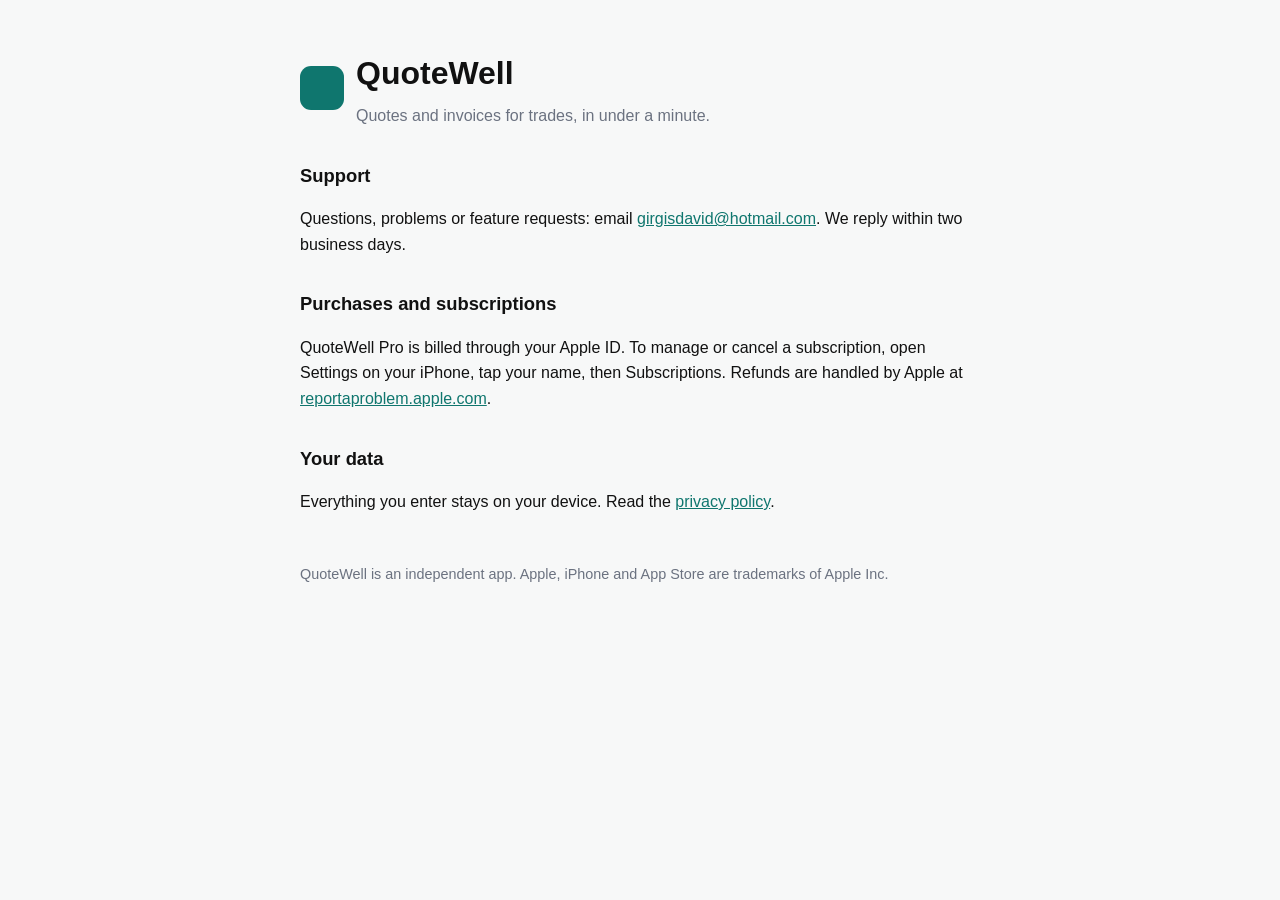
<file: index.html>
<!doctype html><html lang="en"><head><meta charset="utf-8"><meta name="viewport" content="width=device-width,initial-scale=1"><title>QuoteWell — Support</title><link rel="stylesheet" href="style.css"></head><body><main>
<div class="brand"><span class="mark"></span><div><h1>QuoteWell</h1><div class="muted">Quotes and invoices for trades, in under a minute.</div></div></div>
<h2>Support</h2>
<p>Questions, problems or feature requests: email <a href="mailto:girgisdavid@hotmail.com?subject=QuoteWell%20support">girgisdavid@hotmail.com</a>. We reply within two business days.</p>
<h2>Purchases and subscriptions</h2>
<p>QuoteWell Pro is billed through your Apple ID. To manage or cancel a subscription, open Settings on your iPhone, tap your name, then Subscriptions. Refunds are handled by Apple at <a href="https://reportaproblem.apple.com">reportaproblem.apple.com</a>.</p>
<h2>Your data</h2>
<p>Everything you enter stays on your device. Read the <a href="privacy.html">privacy policy</a>.</p>
<footer>QuoteWell is an independent app. Apple, iPhone and App Store are trademarks of Apple Inc.</footer>
</main></body></html>
</file>
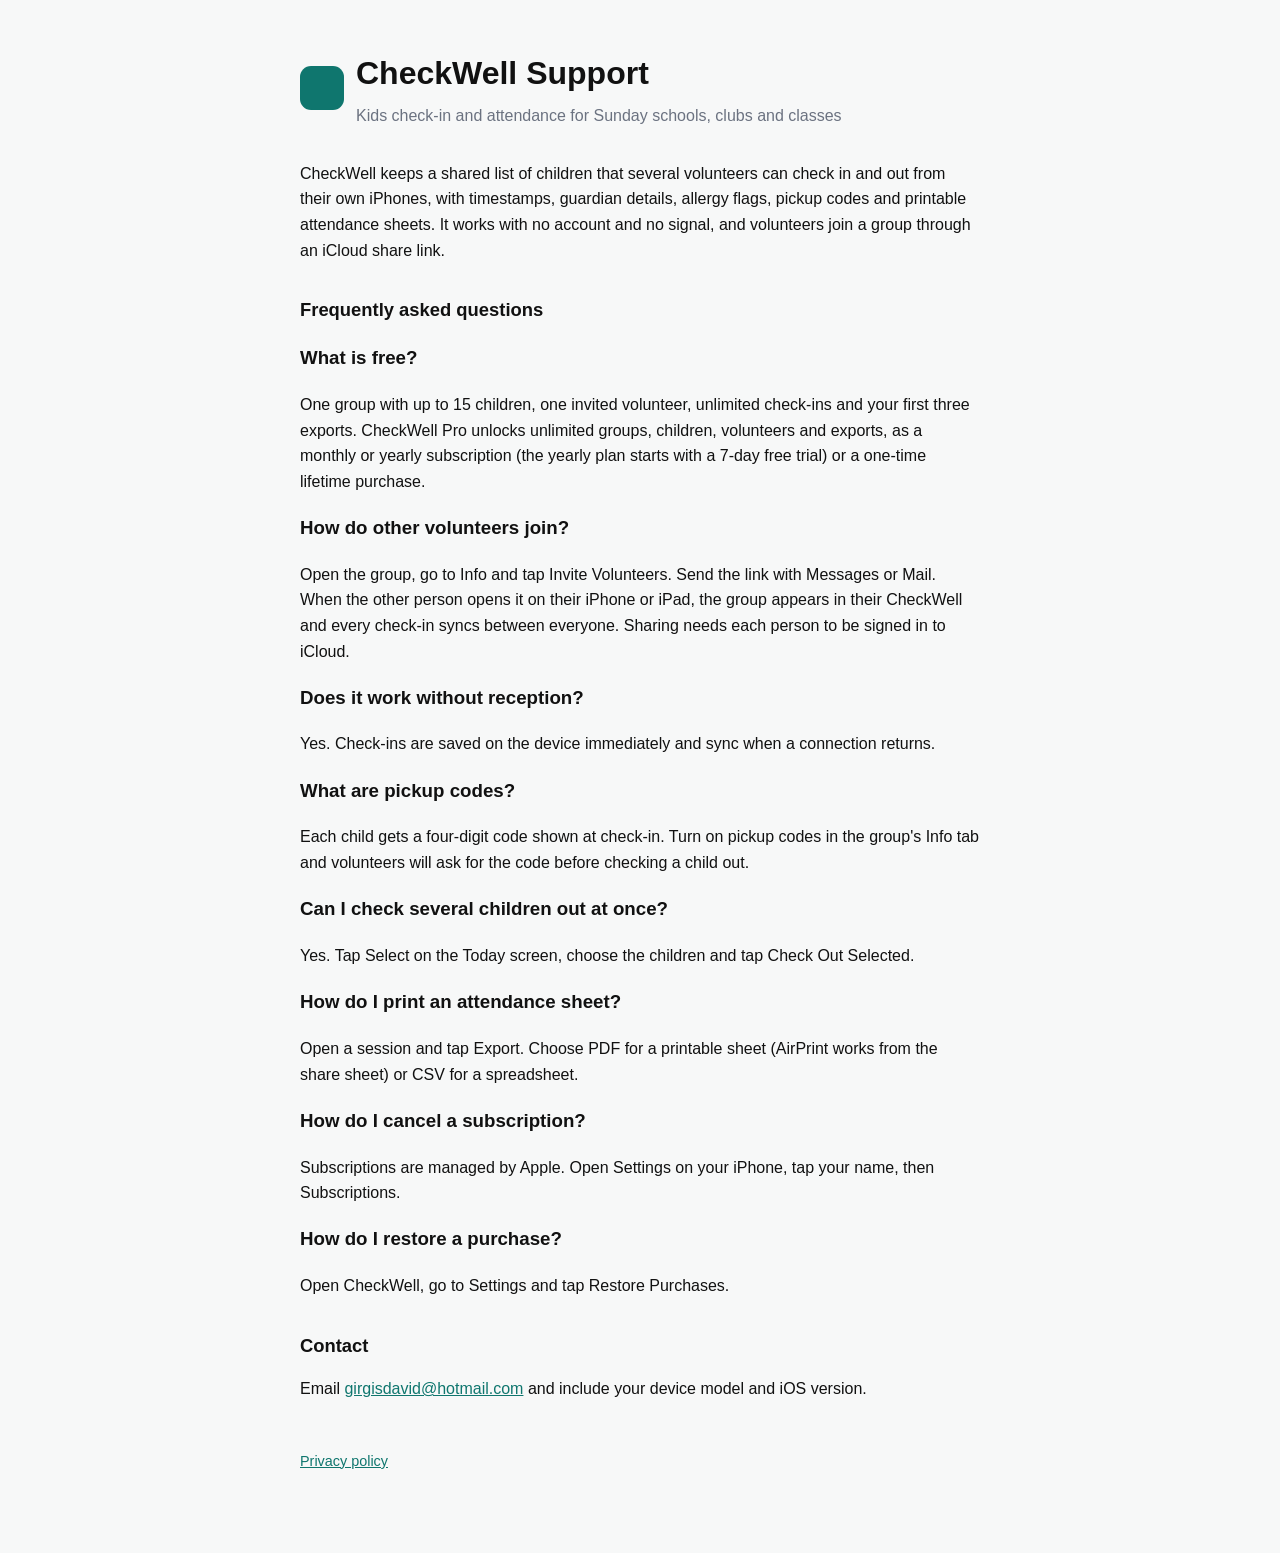
<file: checkwell/index.html>
<!doctype html><html lang="en"><head><meta charset="utf-8"><meta name="viewport" content="width=device-width,initial-scale=1"><title>CheckWell — Support</title><link rel="stylesheet" href="../style.css"></head><body><main>
<div class="brand"><span class="mark"></span><div><h1>CheckWell Support</h1><div class="muted">Kids check-in and attendance for Sunday schools, clubs and classes</div></div></div>
<p>CheckWell keeps a shared list of children that several volunteers can check in and out from their own iPhones, with timestamps, guardian details, allergy flags, pickup codes and printable attendance sheets. It works with no account and no signal, and volunteers join a group through an iCloud share link.</p>
<h2>Frequently asked questions</h2>
<h3>What is free?</h3>
<p>One group with up to 15 children, one invited volunteer, unlimited check-ins and your first three exports. CheckWell Pro unlocks unlimited groups, children, volunteers and exports, as a monthly or yearly subscription (the yearly plan starts with a 7-day free trial) or a one-time lifetime purchase.</p>
<h3>How do other volunteers join?</h3>
<p>Open the group, go to Info and tap Invite Volunteers. Send the link with Messages or Mail. When the other person opens it on their iPhone or iPad, the group appears in their CheckWell and every check-in syncs between everyone. Sharing needs each person to be signed in to iCloud.</p>
<h3>Does it work without reception?</h3>
<p>Yes. Check-ins are saved on the device immediately and sync when a connection returns.</p>
<h3>What are pickup codes?</h3>
<p>Each child gets a four-digit code shown at check-in. Turn on pickup codes in the group's Info tab and volunteers will ask for the code before checking a child out.</p>
<h3>Can I check several children out at once?</h3>
<p>Yes. Tap Select on the Today screen, choose the children and tap Check Out Selected.</p>
<h3>How do I print an attendance sheet?</h3>
<p>Open a session and tap Export. Choose PDF for a printable sheet (AirPrint works from the share sheet) or CSV for a spreadsheet.</p>
<h3>How do I cancel a subscription?</h3>
<p>Subscriptions are managed by Apple. Open Settings on your iPhone, tap your name, then Subscriptions.</p>
<h3>How do I restore a purchase?</h3>
<p>Open CheckWell, go to Settings and tap Restore Purchases.</p>
<h2>Contact</h2>
<p>Email <a href="mailto:girgisdavid@hotmail.com?subject=CheckWell%20support">girgisdavid@hotmail.com</a> and include your device model and iOS version.</p>
<footer><a href="privacy.html">Privacy policy</a></footer>
</main></body></html>
</file>
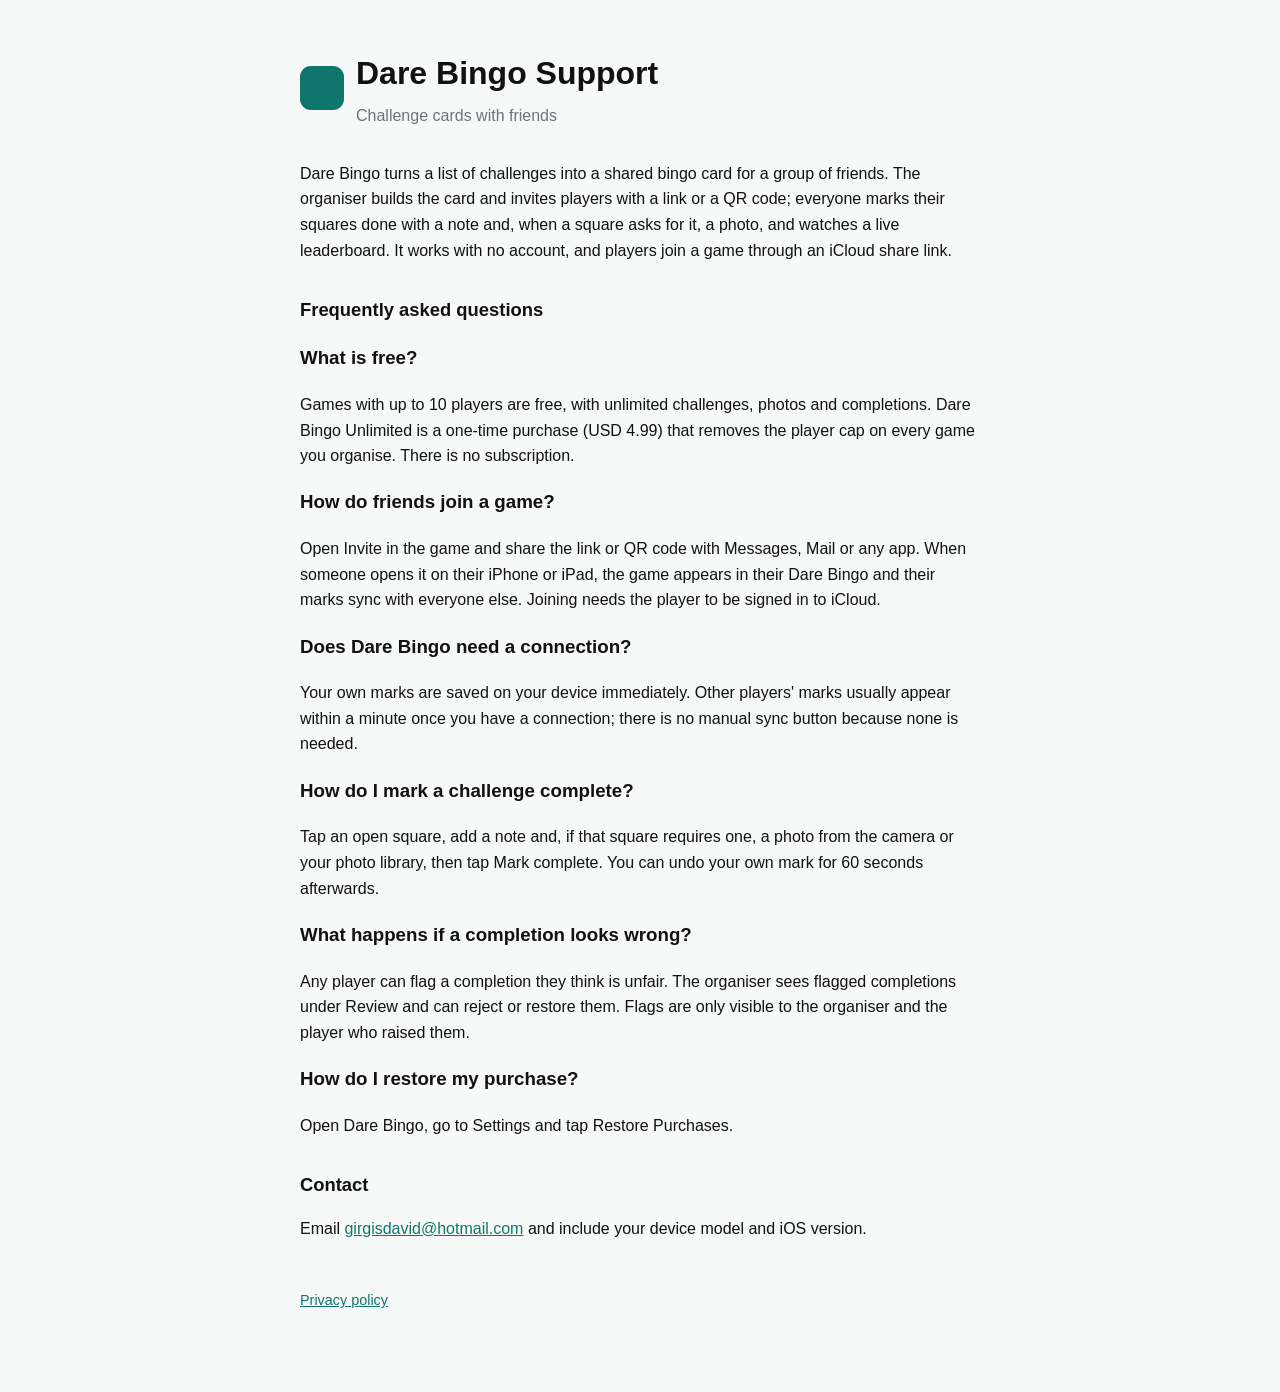
<file: darewell/index.html>
<!doctype html><html lang="en"><head><meta charset="utf-8"><meta name="viewport" content="width=device-width,initial-scale=1"><title>Dare Bingo — Support</title><link rel="stylesheet" href="../style.css"></head><body><main>
<div class="brand"><span class="mark"></span><div><h1>Dare Bingo Support</h1><div class="muted">Challenge cards with friends</div></div></div>
<p>Dare Bingo turns a list of challenges into a shared bingo card for a group of friends. The organiser builds the card and invites players with a link or a QR code; everyone marks their squares done with a note and, when a square asks for it, a photo, and watches a live leaderboard. It works with no account, and players join a game through an iCloud share link.</p>
<h2>Frequently asked questions</h2>
<h3>What is free?</h3>
<p>Games with up to 10 players are free, with unlimited challenges, photos and completions. Dare Bingo Unlimited is a one-time purchase (USD 4.99) that removes the player cap on every game you organise. There is no subscription.</p>
<h3>How do friends join a game?</h3>
<p>Open Invite in the game and share the link or QR code with Messages, Mail or any app. When someone opens it on their iPhone or iPad, the game appears in their Dare Bingo and their marks sync with everyone else. Joining needs the player to be signed in to iCloud.</p>
<h3>Does Dare Bingo need a connection?</h3>
<p>Your own marks are saved on your device immediately. Other players' marks usually appear within a minute once you have a connection; there is no manual sync button because none is needed.</p>
<h3>How do I mark a challenge complete?</h3>
<p>Tap an open square, add a note and, if that square requires one, a photo from the camera or your photo library, then tap Mark complete. You can undo your own mark for 60 seconds afterwards.</p>
<h3>What happens if a completion looks wrong?</h3>
<p>Any player can flag a completion they think is unfair. The organiser sees flagged completions under Review and can reject or restore them. Flags are only visible to the organiser and the player who raised them.</p>
<h3>How do I restore my purchase?</h3>
<p>Open Dare Bingo, go to Settings and tap Restore Purchases.</p>
<h2>Contact</h2>
<p>Email <a href="mailto:girgisdavid@hotmail.com?subject=Dare Bingo%20support">girgisdavid@hotmail.com</a> and include your device model and iOS version.</p>
<footer><a href="privacy.html">Privacy policy</a></footer>
</main></body></html>
</file>
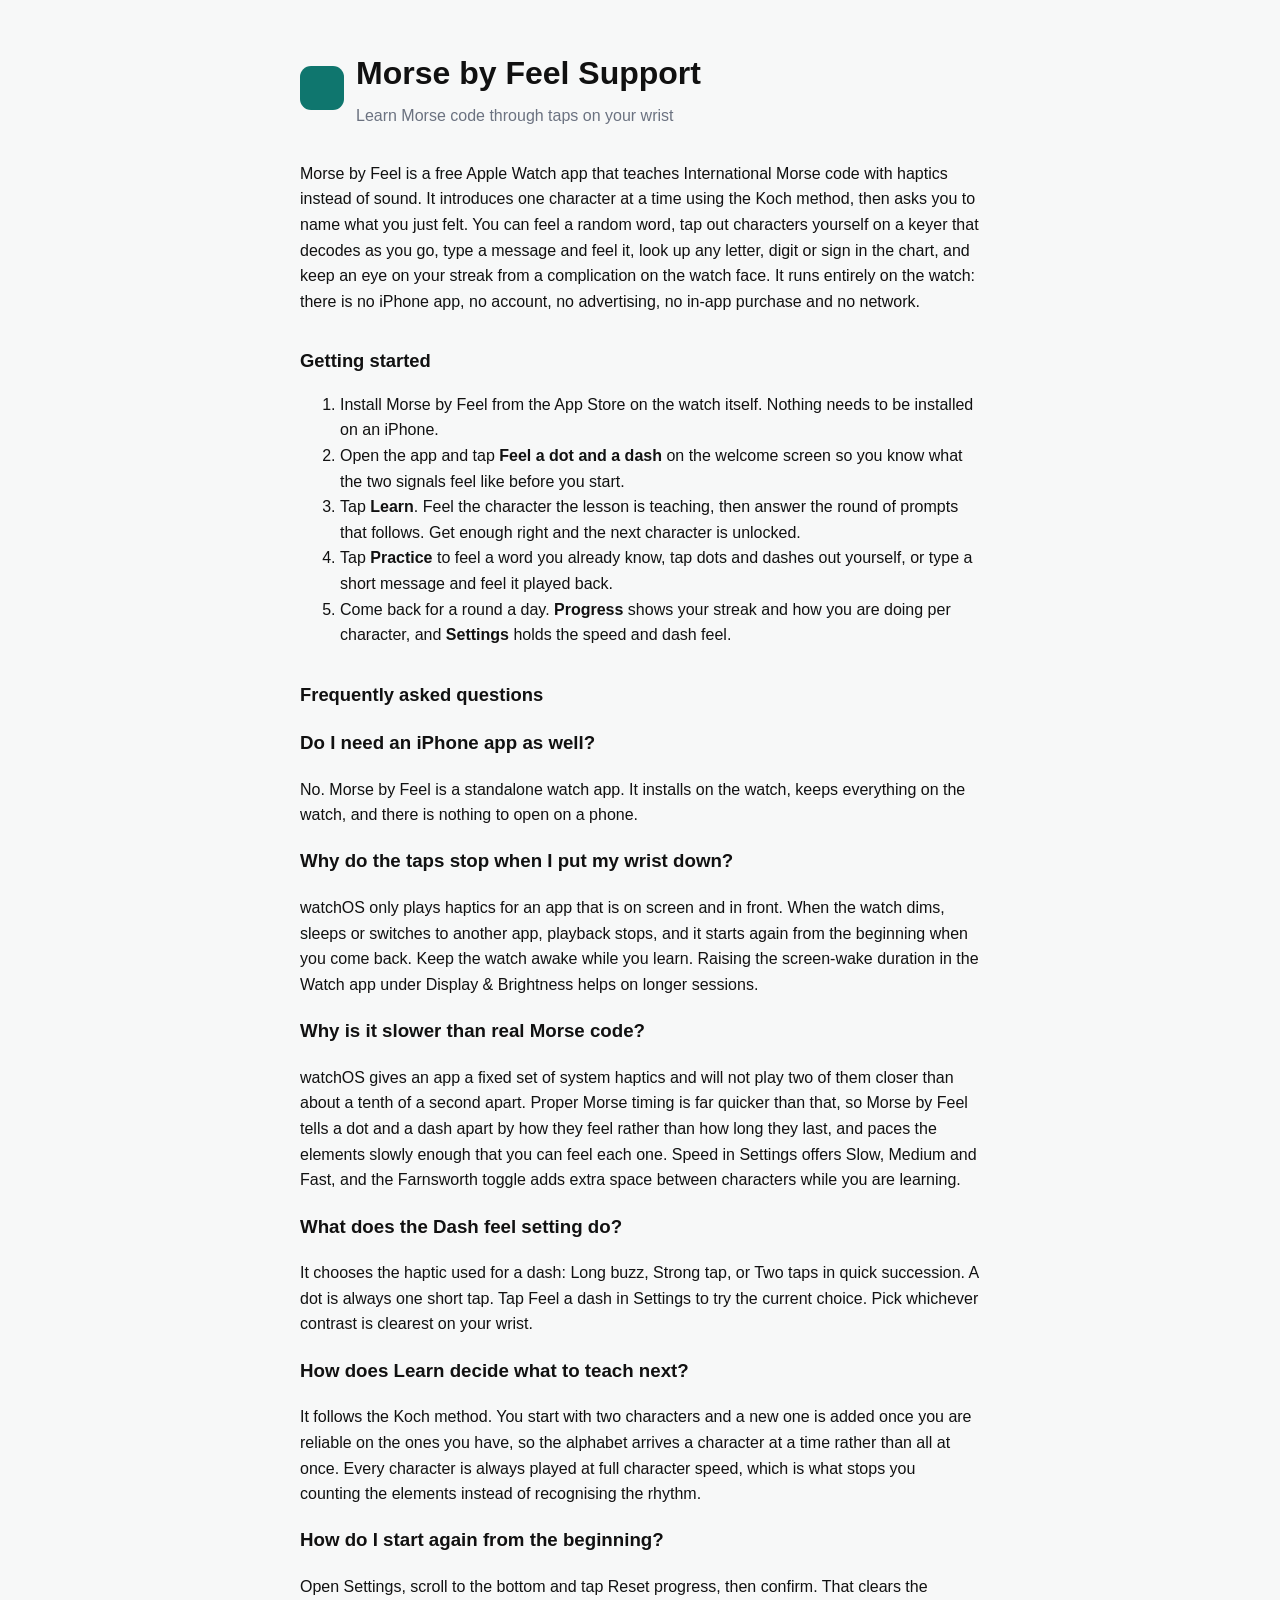
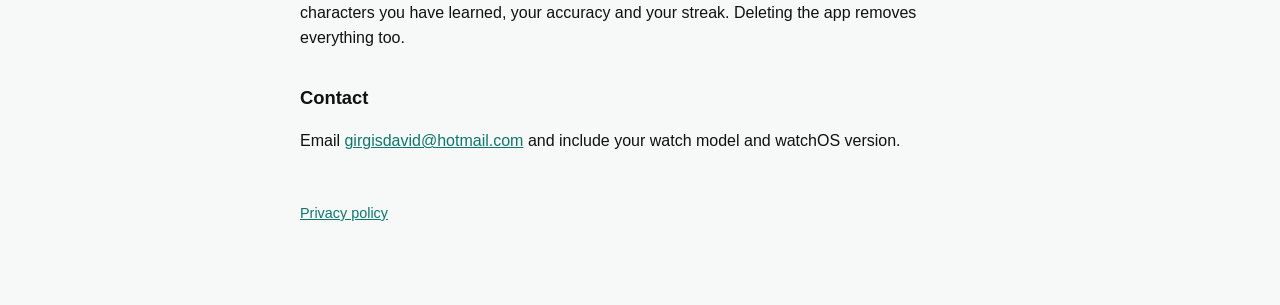
<file: morsebyfeel/index.html>
<!doctype html><html lang="en"><head><meta charset="utf-8"><meta name="viewport" content="width=device-width,initial-scale=1"><title>Morse by Feel — Support</title><link rel="stylesheet" href="../style.css"></head><body><main>
<div class="brand"><span class="mark"></span><div><h1>Morse by Feel Support</h1><div class="muted">Learn Morse code through taps on your wrist</div></div></div>
<p>Morse by Feel is a free Apple Watch app that teaches International Morse code with haptics instead of sound. It introduces one character at a time using the Koch method, then asks you to name what you just felt. You can feel a random word, tap out characters yourself on a keyer that decodes as you go, type a message and feel it, look up any letter, digit or sign in the chart, and keep an eye on your streak from a complication on the watch face. It runs entirely on the watch: there is no iPhone app, no account, no advertising, no in-app purchase and no network.</p>
<h2>Getting started</h2>
<ol>
<li>Install Morse by Feel from the App Store on the watch itself. Nothing needs to be installed on an iPhone.</li>
<li>Open the app and tap <strong>Feel a dot and a dash</strong> on the welcome screen so you know what the two signals feel like before you start.</li>
<li>Tap <strong>Learn</strong>. Feel the character the lesson is teaching, then answer the round of prompts that follows. Get enough right and the next character is unlocked.</li>
<li>Tap <strong>Practice</strong> to feel a word you already know, tap dots and dashes out yourself, or type a short message and feel it played back.</li>
<li>Come back for a round a day. <strong>Progress</strong> shows your streak and how you are doing per character, and <strong>Settings</strong> holds the speed and dash feel.</li>
</ol>
<h2>Frequently asked questions</h2>
<h3>Do I need an iPhone app as well?</h3>
<p>No. Morse by Feel is a standalone watch app. It installs on the watch, keeps everything on the watch, and there is nothing to open on a phone.</p>
<h3>Why do the taps stop when I put my wrist down?</h3>
<p>watchOS only plays haptics for an app that is on screen and in front. When the watch dims, sleeps or switches to another app, playback stops, and it starts again from the beginning when you come back. Keep the watch awake while you learn. Raising the screen-wake duration in the Watch app under Display &amp; Brightness helps on longer sessions.</p>
<h3>Why is it slower than real Morse code?</h3>
<p>watchOS gives an app a fixed set of system haptics and will not play two of them closer than about a tenth of a second apart. Proper Morse timing is far quicker than that, so Morse by Feel tells a dot and a dash apart by how they feel rather than how long they last, and paces the elements slowly enough that you can feel each one. Speed in Settings offers Slow, Medium and Fast, and the Farnsworth toggle adds extra space between characters while you are learning.</p>
<h3>What does the Dash feel setting do?</h3>
<p>It chooses the haptic used for a dash: Long buzz, Strong tap, or Two taps in quick succession. A dot is always one short tap. Tap Feel a dash in Settings to try the current choice. Pick whichever contrast is clearest on your wrist.</p>
<h3>How does Learn decide what to teach next?</h3>
<p>It follows the Koch method. You start with two characters and a new one is added once you are reliable on the ones you have, so the alphabet arrives a character at a time rather than all at once. Every character is always played at full character speed, which is what stops you counting the elements instead of recognising the rhythm.</p>
<h3>How do I start again from the beginning?</h3>
<p>Open Settings, scroll to the bottom and tap Reset progress, then confirm. That clears the characters you have learned, your accuracy and your streak. Deleting the app removes everything too.</p>
<h2>Contact</h2>
<p>Email <a href="mailto:girgisdavid@hotmail.com?subject=Morse%20by%20Feel%20support">girgisdavid@hotmail.com</a> and include your watch model and watchOS version.</p>
<footer><a href="privacy.html">Privacy policy</a></footer>
</main></body></html>
</file>
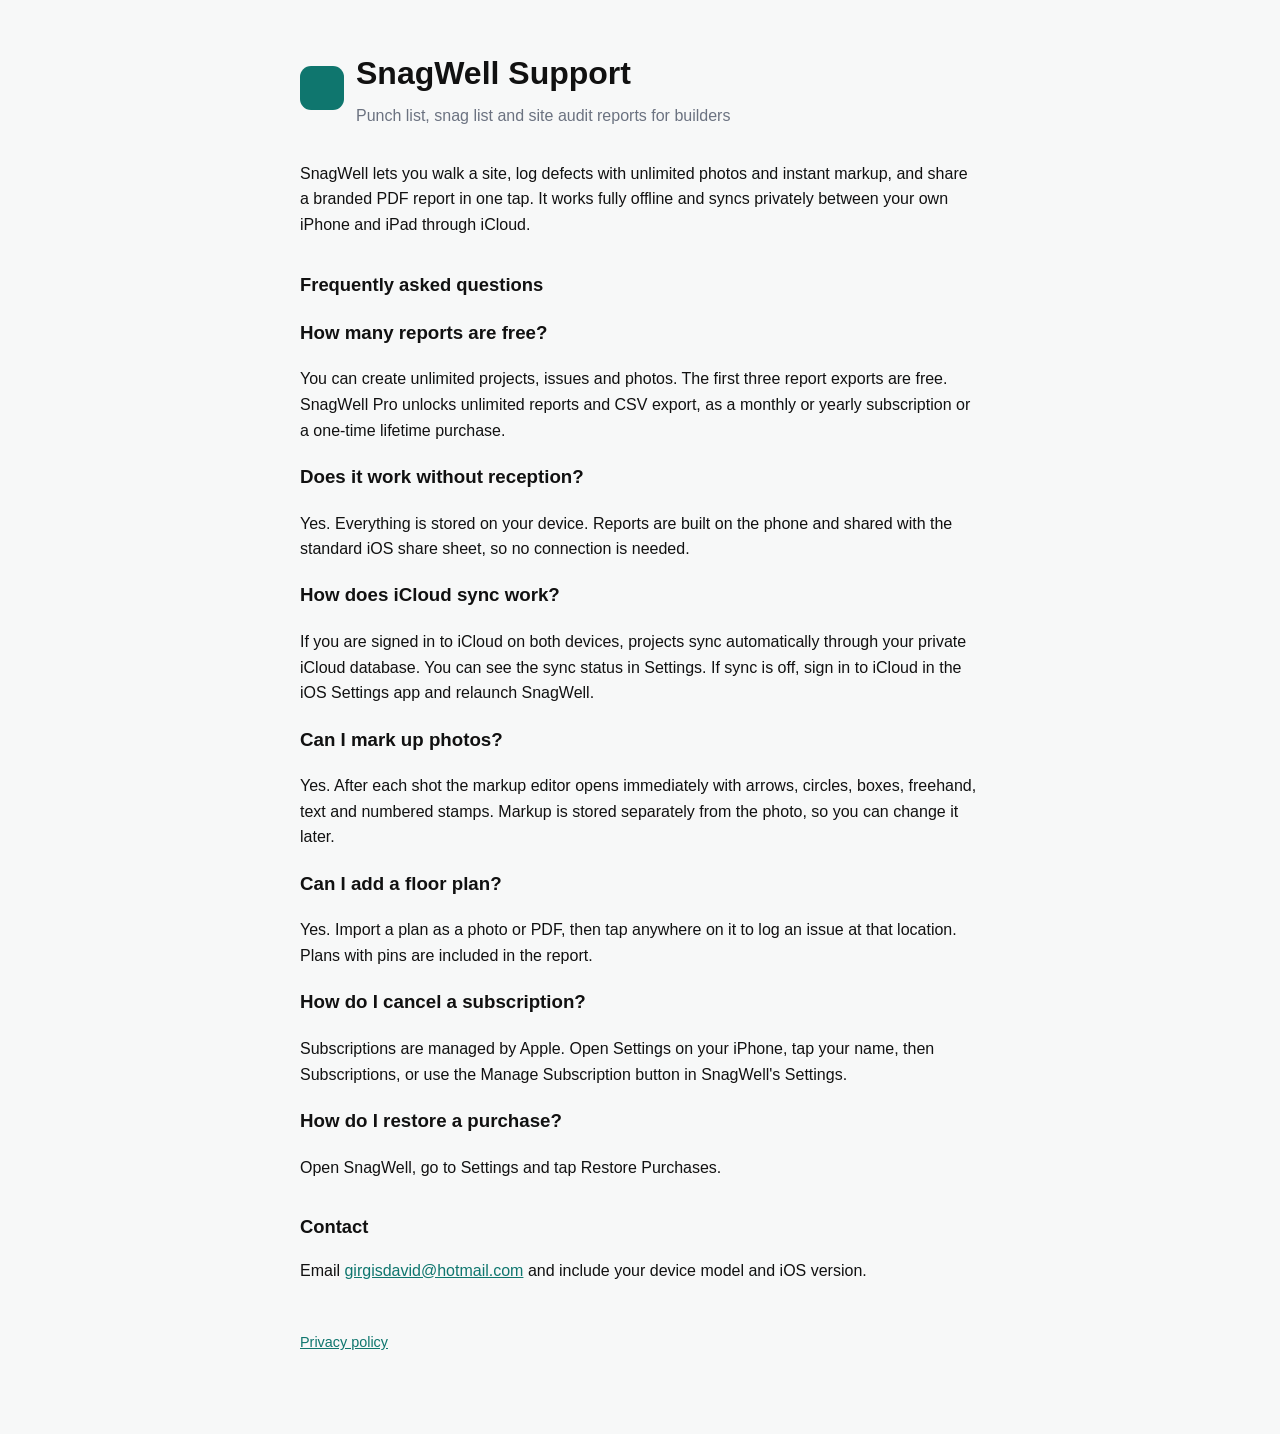
<file: snagwell/index.html>
<!doctype html><html lang="en"><head><meta charset="utf-8"><meta name="viewport" content="width=device-width,initial-scale=1"><title>SnagWell — Support</title><link rel="stylesheet" href="../style.css"></head><body><main>
<div class="brand"><span class="mark"></span><div><h1>SnagWell Support</h1><div class="muted">Punch list, snag list and site audit reports for builders</div></div></div>
<p>SnagWell lets you walk a site, log defects with unlimited photos and instant markup, and share a branded PDF report in one tap. It works fully offline and syncs privately between your own iPhone and iPad through iCloud.</p>
<h2>Frequently asked questions</h2>
<h3>How many reports are free?</h3>
<p>You can create unlimited projects, issues and photos. The first three report exports are free. SnagWell Pro unlocks unlimited reports and CSV export, as a monthly or yearly subscription or a one-time lifetime purchase.</p>
<h3>Does it work without reception?</h3>
<p>Yes. Everything is stored on your device. Reports are built on the phone and shared with the standard iOS share sheet, so no connection is needed.</p>
<h3>How does iCloud sync work?</h3>
<p>If you are signed in to iCloud on both devices, projects sync automatically through your private iCloud database. You can see the sync status in Settings. If sync is off, sign in to iCloud in the iOS Settings app and relaunch SnagWell.</p>
<h3>Can I mark up photos?</h3>
<p>Yes. After each shot the markup editor opens immediately with arrows, circles, boxes, freehand, text and numbered stamps. Markup is stored separately from the photo, so you can change it later.</p>
<h3>Can I add a floor plan?</h3>
<p>Yes. Import a plan as a photo or PDF, then tap anywhere on it to log an issue at that location. Plans with pins are included in the report.</p>
<h3>How do I cancel a subscription?</h3>
<p>Subscriptions are managed by Apple. Open Settings on your iPhone, tap your name, then Subscriptions, or use the Manage Subscription button in SnagWell's Settings.</p>
<h3>How do I restore a purchase?</h3>
<p>Open SnagWell, go to Settings and tap Restore Purchases.</p>
<h2>Contact</h2>
<p>Email <a href="mailto:girgisdavid@hotmail.com?subject=SnagWell%20support">girgisdavid@hotmail.com</a> and include your device model and iOS version.</p>
<footer><a href="privacy.html">Privacy policy</a></footer>
</main></body></html>
</file>
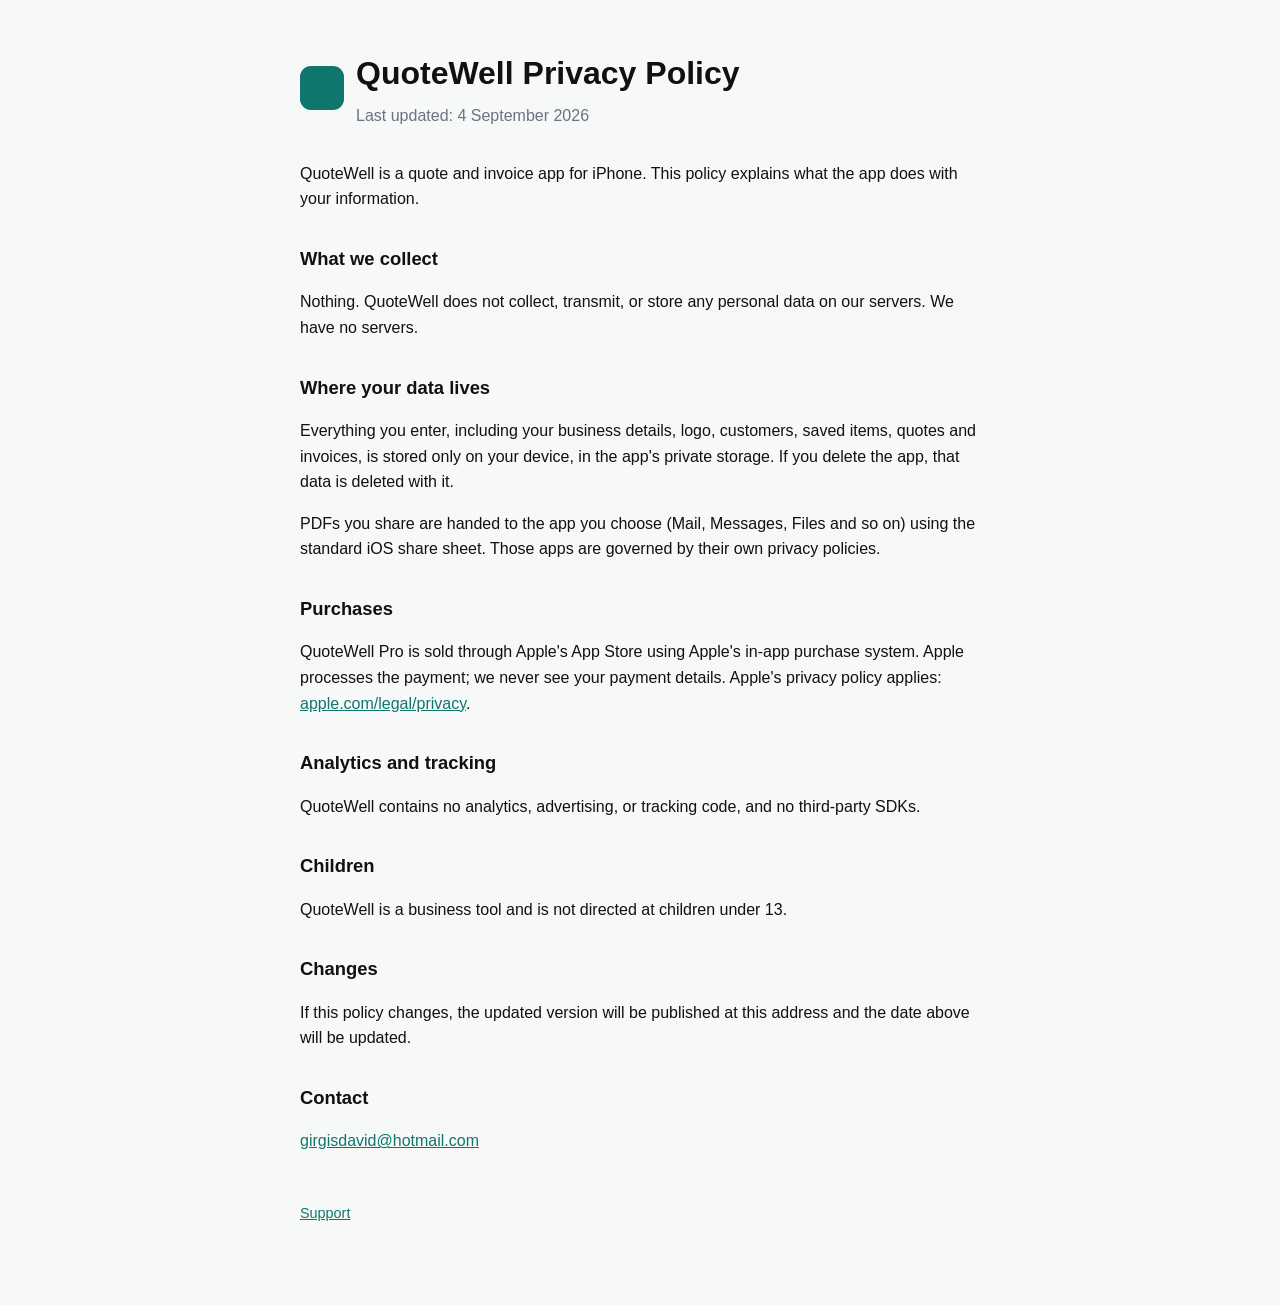
<file: privacy.html>
<!doctype html><html lang="en"><head><meta charset="utf-8"><meta name="viewport" content="width=device-width,initial-scale=1"><title>QuoteWell — Privacy Policy</title><link rel="stylesheet" href="style.css"></head><body><main>
<div class="brand"><span class="mark"></span><div><h1>QuoteWell Privacy Policy</h1><div class="muted">Last updated: 4 September 2026</div></div></div>
<p>QuoteWell is a quote and invoice app for iPhone. This policy explains what the app does with your information.</p>
<h2>What we collect</h2>
<p>Nothing. QuoteWell does not collect, transmit, or store any personal data on our servers. We have no servers.</p>
<h2>Where your data lives</h2>
<p>Everything you enter, including your business details, logo, customers, saved items, quotes and invoices, is stored only on your device, in the app's private storage. If you delete the app, that data is deleted with it.</p>
<p>PDFs you share are handed to the app you choose (Mail, Messages, Files and so on) using the standard iOS share sheet. Those apps are governed by their own privacy policies.</p>
<h2>Purchases</h2>
<p>QuoteWell Pro is sold through Apple's App Store using Apple's in-app purchase system. Apple processes the payment; we never see your payment details. Apple's privacy policy applies: <a href="https://www.apple.com/legal/privacy/">apple.com/legal/privacy</a>.</p>
<h2>Analytics and tracking</h2>
<p>QuoteWell contains no analytics, advertising, or tracking code, and no third-party SDKs.</p>
<h2>Children</h2>
<p>QuoteWell is a business tool and is not directed at children under 13.</p>
<h2>Changes</h2>
<p>If this policy changes, the updated version will be published at this address and the date above will be updated.</p>
<h2>Contact</h2>
<p><a href="mailto:girgisdavid@hotmail.com?subject=QuoteWell%20privacy">girgisdavid@hotmail.com</a></p>
<footer><a href="index.html">Support</a></footer>
</main></body></html>
</file>
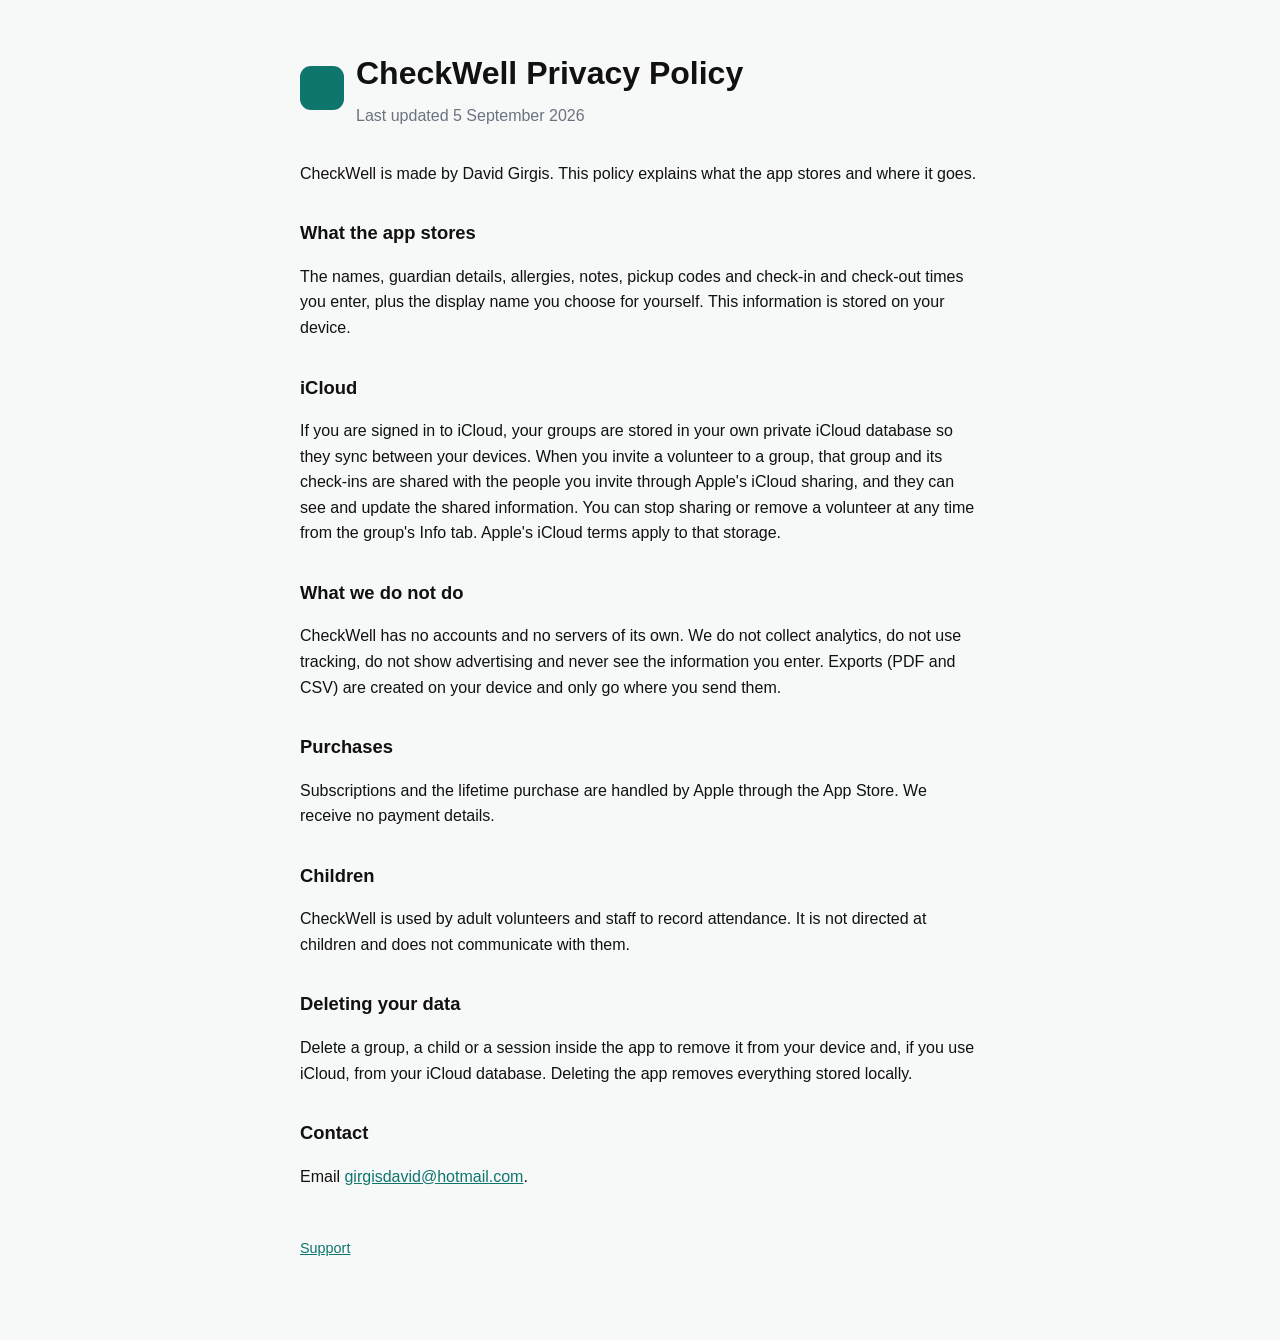
<file: checkwell/privacy.html>
<!doctype html><html lang="en"><head><meta charset="utf-8"><meta name="viewport" content="width=device-width,initial-scale=1"><title>CheckWell — Privacy Policy</title><link rel="stylesheet" href="../style.css"></head><body><main>
<div class="brand"><span class="mark"></span><div><h1>CheckWell Privacy Policy</h1><div class="muted">Last updated 5 September 2026</div></div></div>
<p>CheckWell is made by David Girgis. This policy explains what the app stores and where it goes.</p>
<h2>What the app stores</h2>
<p>The names, guardian details, allergies, notes, pickup codes and check-in and check-out times you enter, plus the display name you choose for yourself. This information is stored on your device.</p>
<h2>iCloud</h2>
<p>If you are signed in to iCloud, your groups are stored in your own private iCloud database so they sync between your devices. When you invite a volunteer to a group, that group and its check-ins are shared with the people you invite through Apple's iCloud sharing, and they can see and update the shared information. You can stop sharing or remove a volunteer at any time from the group's Info tab. Apple's iCloud terms apply to that storage.</p>
<h2>What we do not do</h2>
<p>CheckWell has no accounts and no servers of its own. We do not collect analytics, do not use tracking, do not show advertising and never see the information you enter. Exports (PDF and CSV) are created on your device and only go where you send them.</p>
<h2>Purchases</h2>
<p>Subscriptions and the lifetime purchase are handled by Apple through the App Store. We receive no payment details.</p>
<h2>Children</h2>
<p>CheckWell is used by adult volunteers and staff to record attendance. It is not directed at children and does not communicate with them.</p>
<h2>Deleting your data</h2>
<p>Delete a group, a child or a session inside the app to remove it from your device and, if you use iCloud, from your iCloud database. Deleting the app removes everything stored locally.</p>
<h2>Contact</h2>
<p>Email <a href="mailto:girgisdavid@hotmail.com?subject=CheckWell%20privacy">girgisdavid@hotmail.com</a>.</p>
<footer><a href="index.html">Support</a></footer>
</main></body></html>
</file>
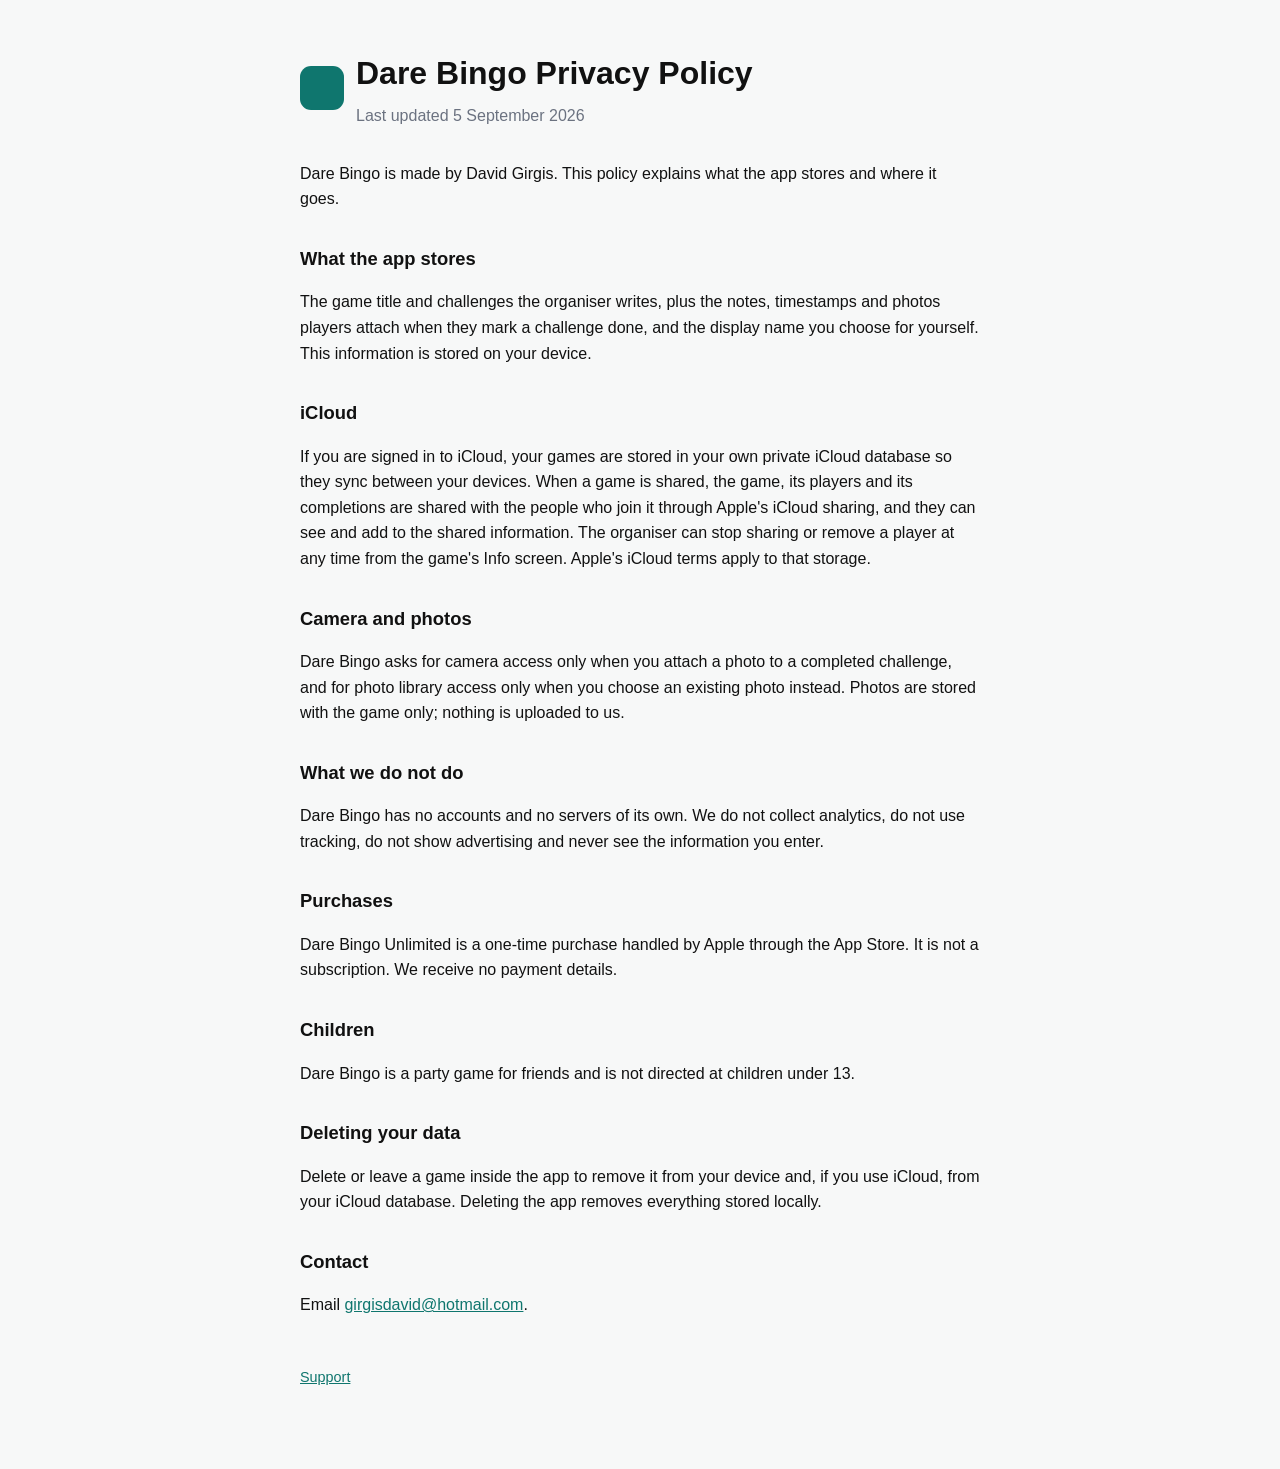
<file: darewell/privacy.html>
<!doctype html><html lang="en"><head><meta charset="utf-8"><meta name="viewport" content="width=device-width,initial-scale=1"><title>Dare Bingo — Privacy Policy</title><link rel="stylesheet" href="../style.css"></head><body><main>
<div class="brand"><span class="mark"></span><div><h1>Dare Bingo Privacy Policy</h1><div class="muted">Last updated 5 September 2026</div></div></div>
<p>Dare Bingo is made by David Girgis. This policy explains what the app stores and where it goes.</p>
<h2>What the app stores</h2>
<p>The game title and challenges the organiser writes, plus the notes, timestamps and photos players attach when they mark a challenge done, and the display name you choose for yourself. This information is stored on your device.</p>
<h2>iCloud</h2>
<p>If you are signed in to iCloud, your games are stored in your own private iCloud database so they sync between your devices. When a game is shared, the game, its players and its completions are shared with the people who join it through Apple's iCloud sharing, and they can see and add to the shared information. The organiser can stop sharing or remove a player at any time from the game's Info screen. Apple's iCloud terms apply to that storage.</p>
<h2>Camera and photos</h2>
<p>Dare Bingo asks for camera access only when you attach a photo to a completed challenge, and for photo library access only when you choose an existing photo instead. Photos are stored with the game only; nothing is uploaded to us.</p>
<h2>What we do not do</h2>
<p>Dare Bingo has no accounts and no servers of its own. We do not collect analytics, do not use tracking, do not show advertising and never see the information you enter.</p>
<h2>Purchases</h2>
<p>Dare Bingo Unlimited is a one-time purchase handled by Apple through the App Store. It is not a subscription. We receive no payment details.</p>
<h2>Children</h2>
<p>Dare Bingo is a party game for friends and is not directed at children under 13.</p>
<h2>Deleting your data</h2>
<p>Delete or leave a game inside the app to remove it from your device and, if you use iCloud, from your iCloud database. Deleting the app removes everything stored locally.</p>
<h2>Contact</h2>
<p>Email <a href="mailto:girgisdavid@hotmail.com?subject=Dare Bingo%20privacy">girgisdavid@hotmail.com</a>.</p>
<footer><a href="index.html">Support</a></footer>
</main></body></html>
</file>
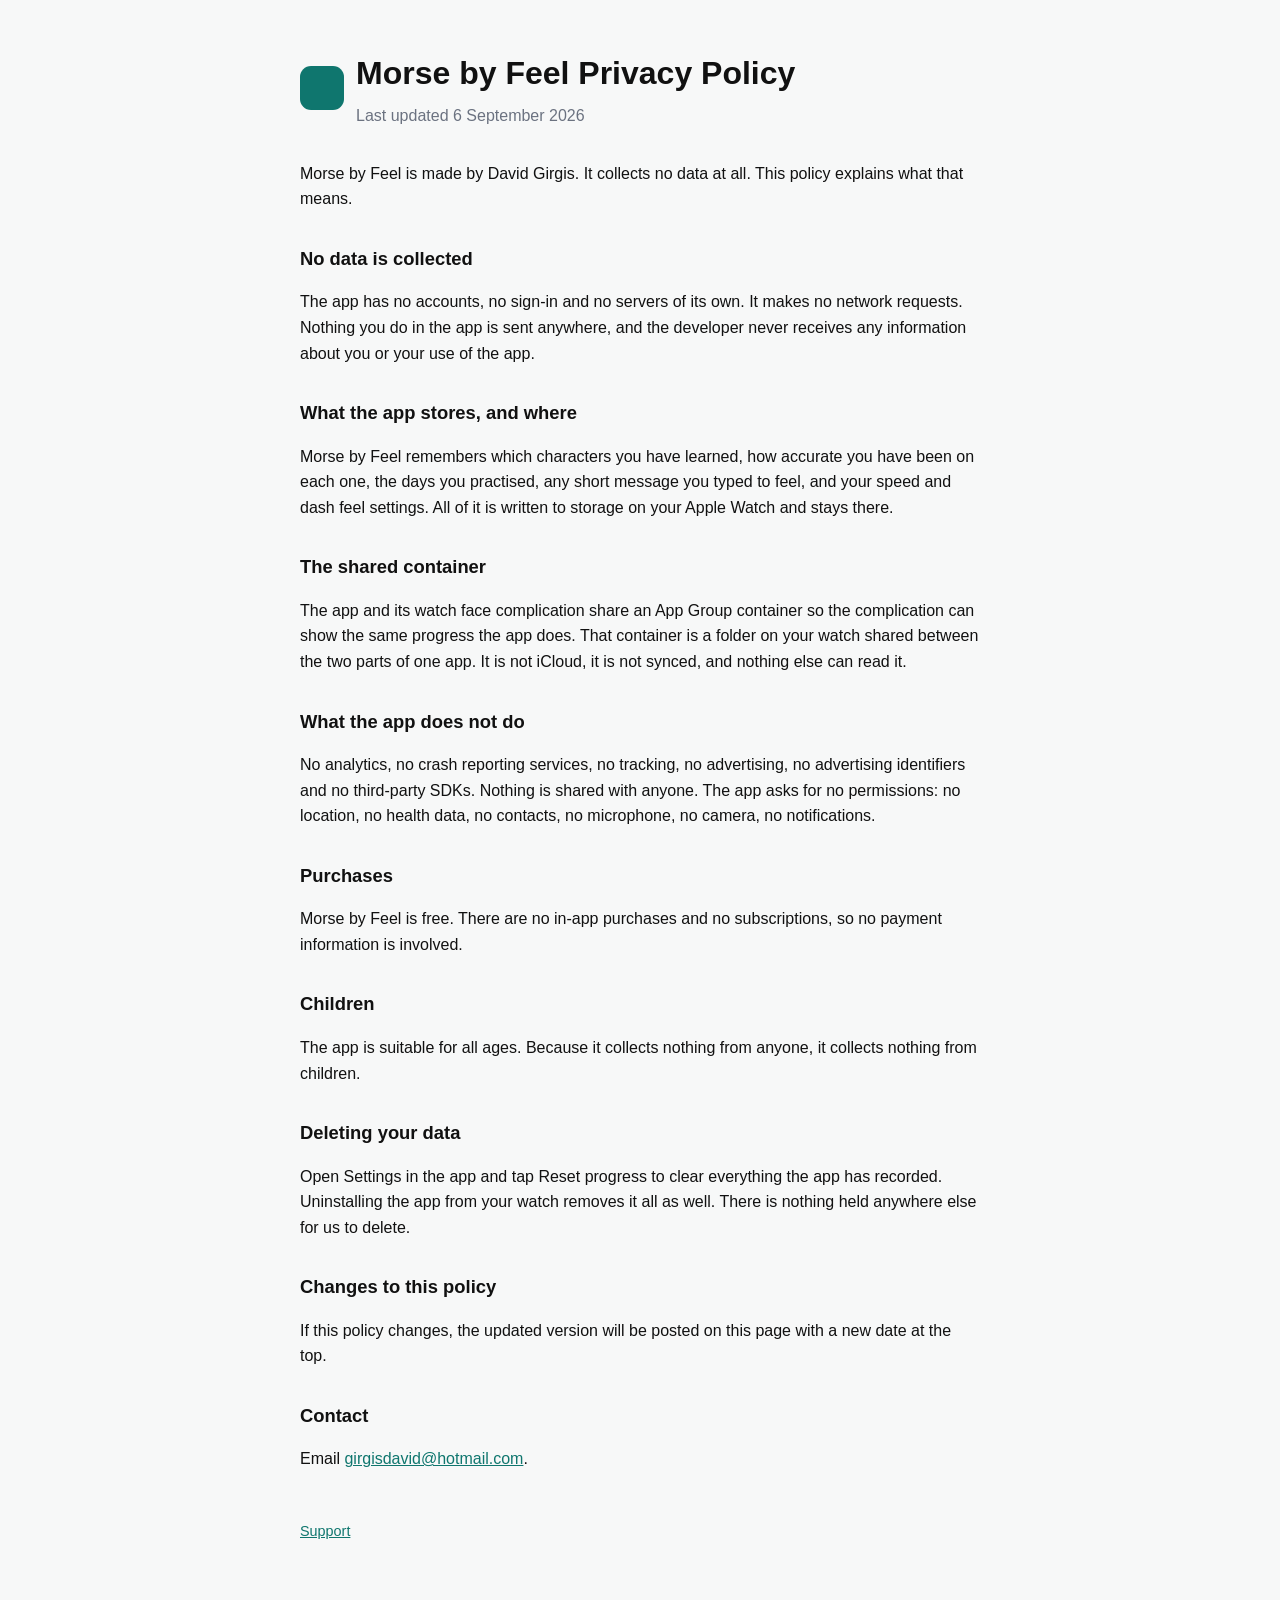
<file: morsebyfeel/privacy.html>
<!doctype html><html lang="en"><head><meta charset="utf-8"><meta name="viewport" content="width=device-width,initial-scale=1"><title>Morse by Feel — Privacy Policy</title><link rel="stylesheet" href="../style.css"></head><body><main>
<div class="brand"><span class="mark"></span><div><h1>Morse by Feel Privacy Policy</h1><div class="muted">Last updated 6 September 2026</div></div></div>
<p>Morse by Feel is made by David Girgis. It collects no data at all. This policy explains what that means.</p>
<h2>No data is collected</h2>
<p>The app has no accounts, no sign-in and no servers of its own. It makes no network requests. Nothing you do in the app is sent anywhere, and the developer never receives any information about you or your use of the app.</p>
<h2>What the app stores, and where</h2>
<p>Morse by Feel remembers which characters you have learned, how accurate you have been on each one, the days you practised, any short message you typed to feel, and your speed and dash feel settings. All of it is written to storage on your Apple Watch and stays there.</p>
<h2>The shared container</h2>
<p>The app and its watch face complication share an App Group container so the complication can show the same progress the app does. That container is a folder on your watch shared between the two parts of one app. It is not iCloud, it is not synced, and nothing else can read it.</p>
<h2>What the app does not do</h2>
<p>No analytics, no crash reporting services, no tracking, no advertising, no advertising identifiers and no third-party SDKs. Nothing is shared with anyone. The app asks for no permissions: no location, no health data, no contacts, no microphone, no camera, no notifications.</p>
<h2>Purchases</h2>
<p>Morse by Feel is free. There are no in-app purchases and no subscriptions, so no payment information is involved.</p>
<h2>Children</h2>
<p>The app is suitable for all ages. Because it collects nothing from anyone, it collects nothing from children.</p>
<h2>Deleting your data</h2>
<p>Open Settings in the app and tap Reset progress to clear everything the app has recorded. Uninstalling the app from your watch removes it all as well. There is nothing held anywhere else for us to delete.</p>
<h2>Changes to this policy</h2>
<p>If this policy changes, the updated version will be posted on this page with a new date at the top.</p>
<h2>Contact</h2>
<p>Email <a href="mailto:girgisdavid@hotmail.com?subject=Morse%20by%20Feel%20privacy">girgisdavid@hotmail.com</a>.</p>
<footer><a href="index.html">Support</a></footer>
</main></body></html>
</file>
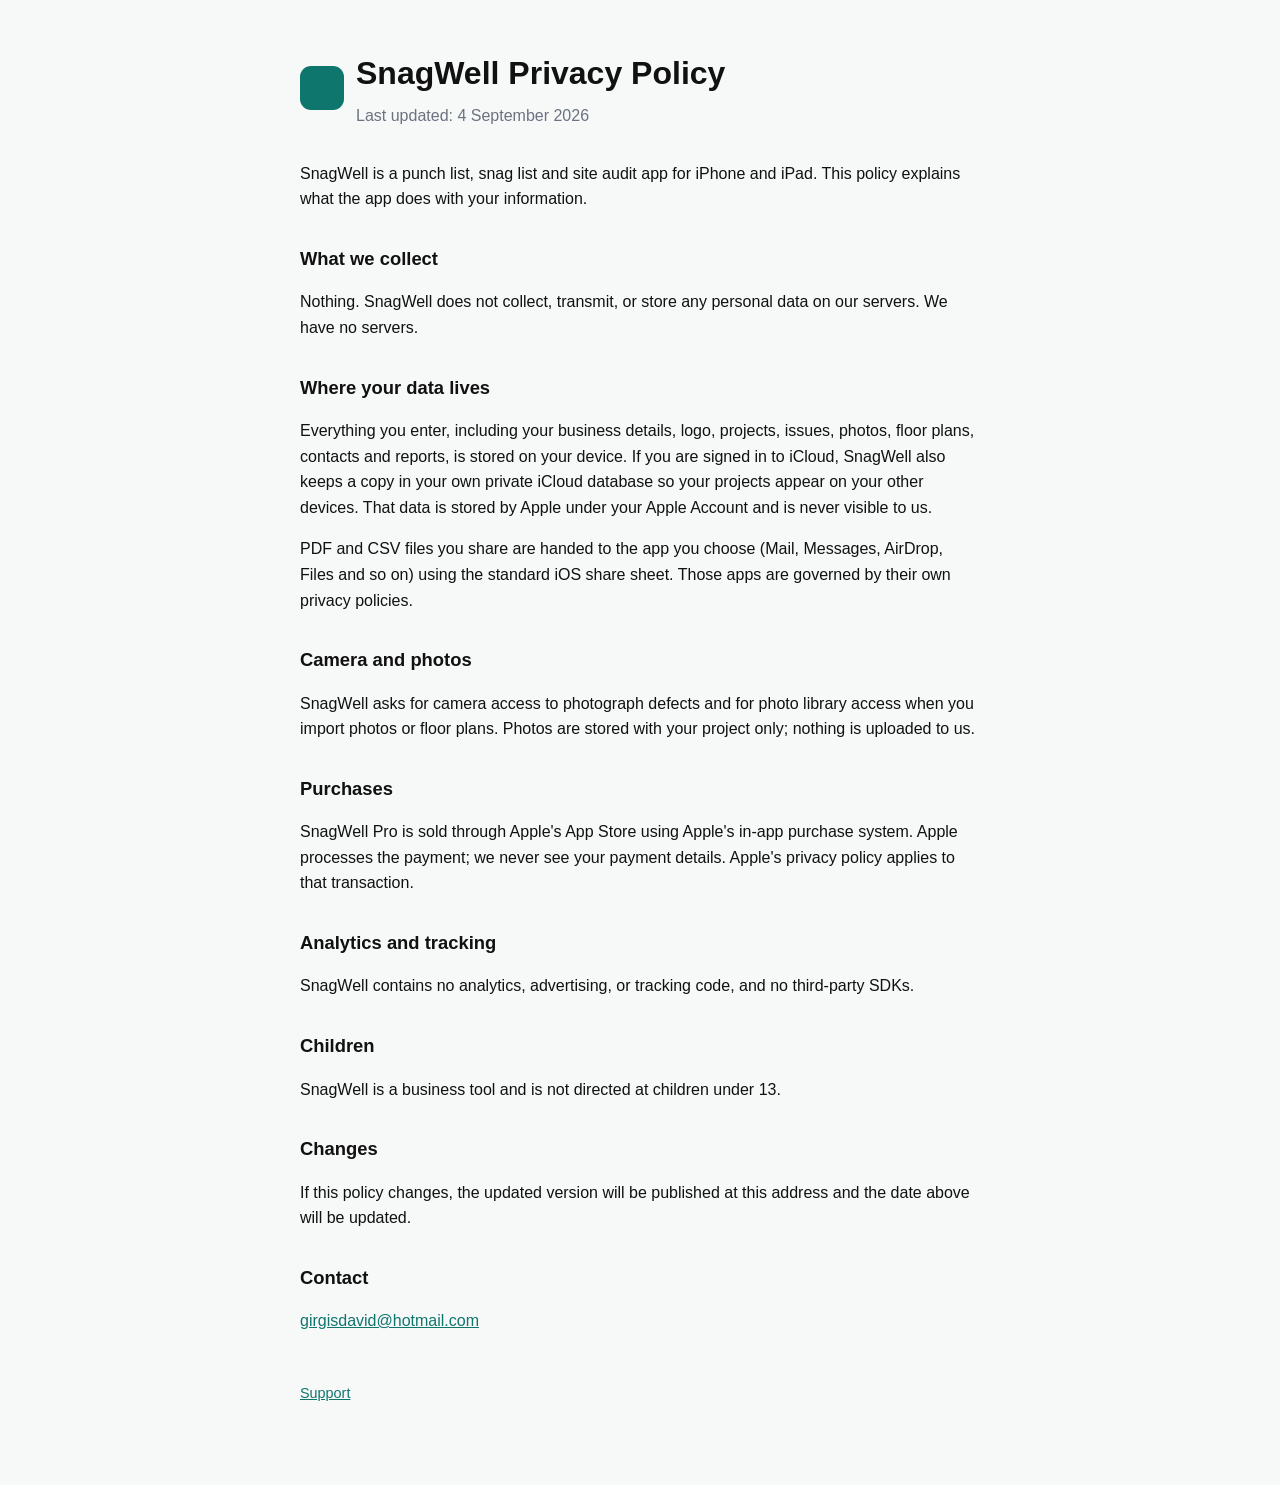
<file: snagwell/privacy.html>
<!doctype html><html lang="en"><head><meta charset="utf-8"><meta name="viewport" content="width=device-width,initial-scale=1"><title>SnagWell — Privacy Policy</title><link rel="stylesheet" href="../style.css"></head><body><main>
<div class="brand"><span class="mark"></span><div><h1>SnagWell Privacy Policy</h1><div class="muted">Last updated: 4 September 2026</div></div></div>
<p>SnagWell is a punch list, snag list and site audit app for iPhone and iPad. This policy explains what the app does with your information.</p>
<h2>What we collect</h2>
<p>Nothing. SnagWell does not collect, transmit, or store any personal data on our servers. We have no servers.</p>
<h2>Where your data lives</h2>
<p>Everything you enter, including your business details, logo, projects, issues, photos, floor plans, contacts and reports, is stored on your device. If you are signed in to iCloud, SnagWell also keeps a copy in your own private iCloud database so your projects appear on your other devices. That data is stored by Apple under your Apple Account and is never visible to us.</p>
<p>PDF and CSV files you share are handed to the app you choose (Mail, Messages, AirDrop, Files and so on) using the standard iOS share sheet. Those apps are governed by their own privacy policies.</p>
<h2>Camera and photos</h2>
<p>SnagWell asks for camera access to photograph defects and for photo library access when you import photos or floor plans. Photos are stored with your project only; nothing is uploaded to us.</p>
<h2>Purchases</h2>
<p>SnagWell Pro is sold through Apple's App Store using Apple's in-app purchase system. Apple processes the payment; we never see your payment details. Apple's privacy policy applies to that transaction.</p>
<h2>Analytics and tracking</h2>
<p>SnagWell contains no analytics, advertising, or tracking code, and no third-party SDKs.</p>
<h2>Children</h2>
<p>SnagWell is a business tool and is not directed at children under 13.</p>
<h2>Changes</h2>
<p>If this policy changes, the updated version will be published at this address and the date above will be updated.</p>
<h2>Contact</h2>
<p><a href="mailto:girgisdavid@hotmail.com?subject=SnagWell%20privacy">girgisdavid@hotmail.com</a></p>
<footer><a href="index.html">Support</a></footer>
</main></body></html>
</file>
<file: style.css>
:root{color-scheme:light dark}body{margin:0;font:16px/1.6 -apple-system,BlinkMacSystemFont,"Segoe UI",Helvetica,Arial,sans-serif;background:#f7f8f8;color:#111}@media(prefers-color-scheme:dark){body{background:#101413;color:#e8ebea}a{color:#7fd3c8}}main{max-width:680px;margin:0 auto;padding:48px 24px 80px}h1{font-size:2rem;margin:0 0 .25rem}h2{font-size:1.15rem;margin:2rem 0 .5rem}.brand{display:flex;align-items:center;gap:12px;margin-bottom:2rem}.mark{width:44px;height:44px;border-radius:11px;background:#0f766e;display:inline-block}.muted{color:#6b7280}a{color:#0f766e}footer{margin-top:3rem;font-size:.9rem;color:#6b7280}
</file>
